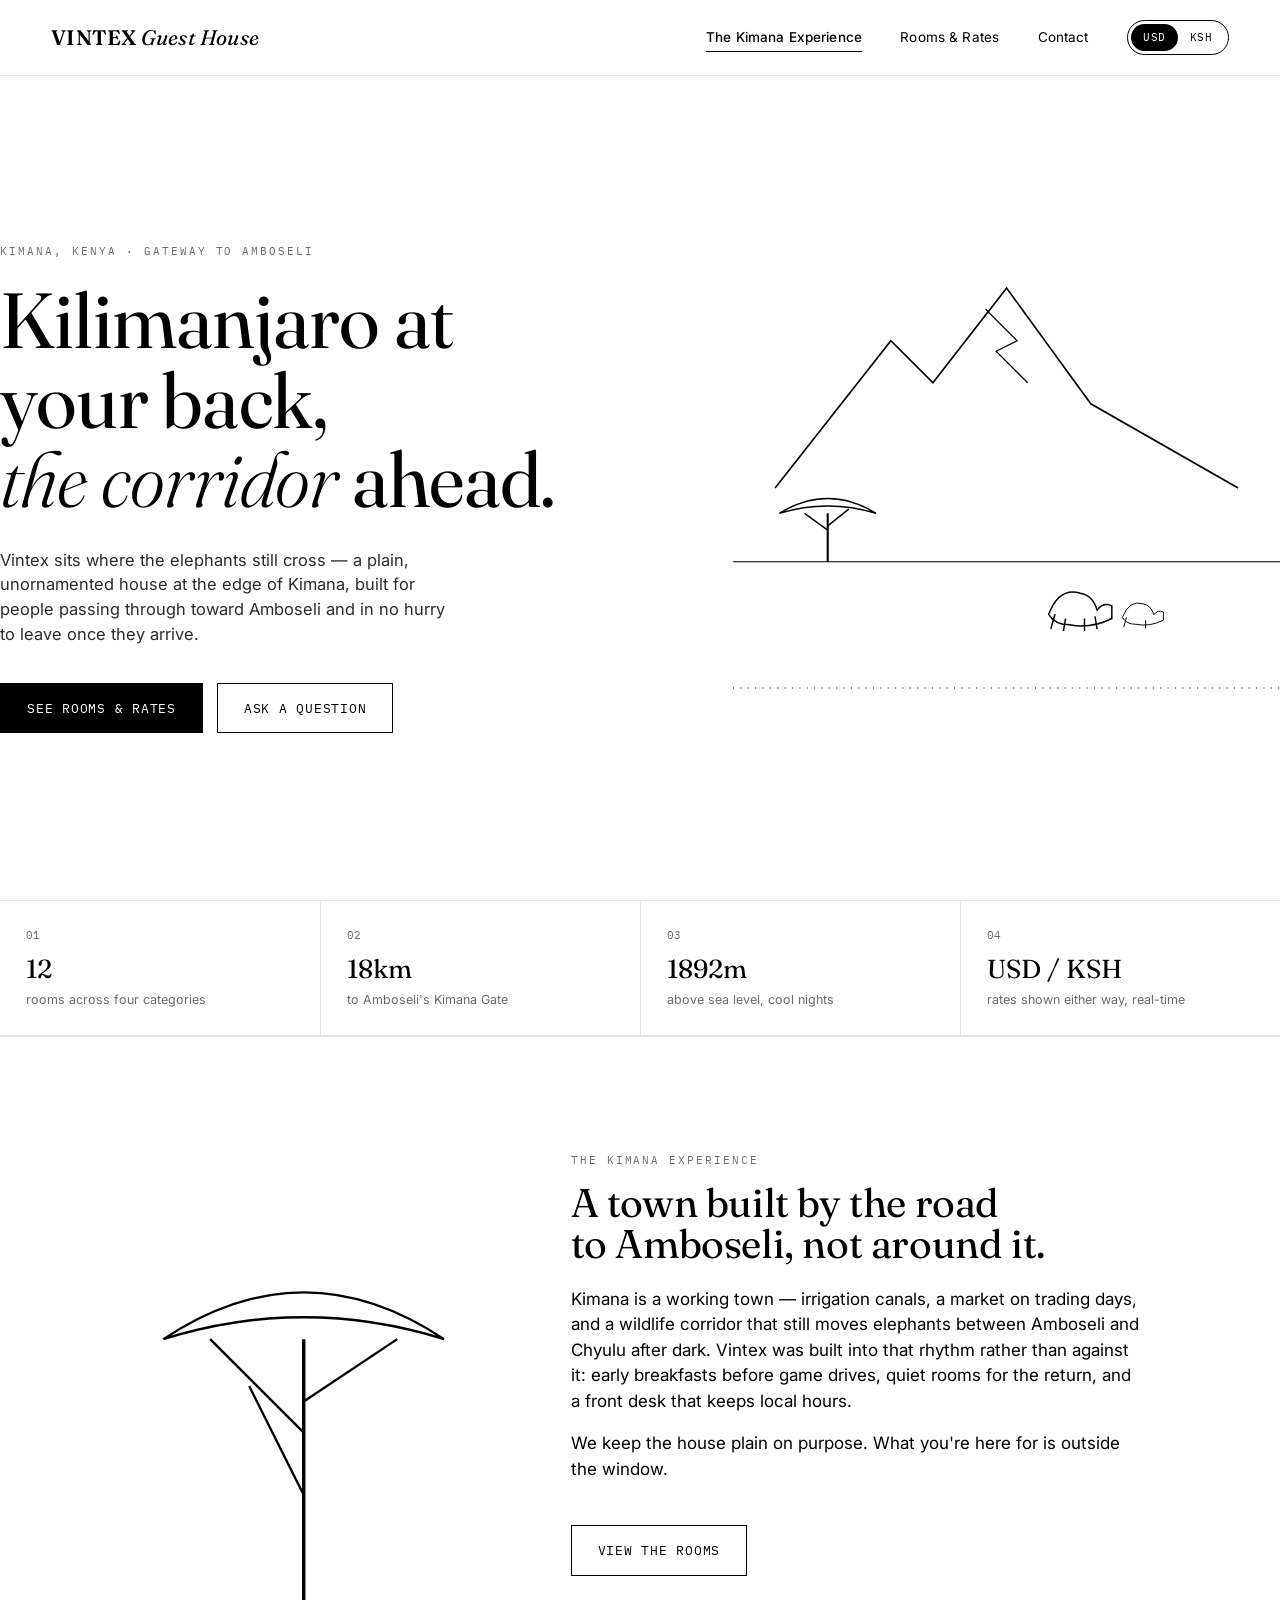
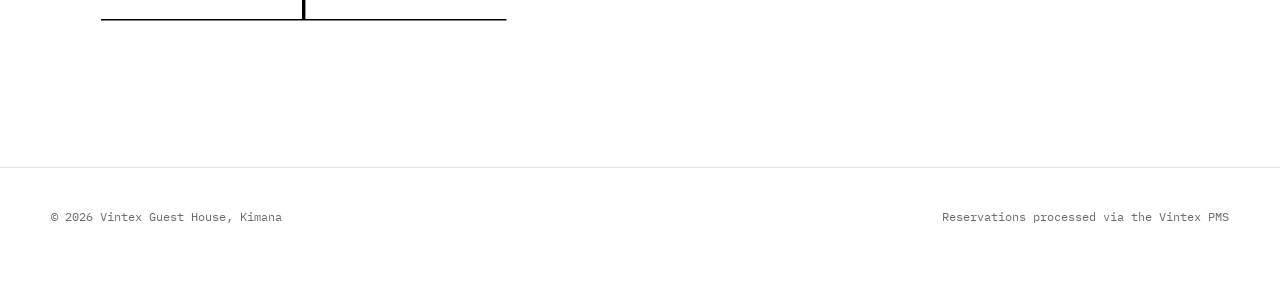
<file: index.html>
<!DOCTYPE html>
<html lang="en">
<head>
<meta charset="UTF-8" />
<meta name="viewport" content="width=device-width, initial-scale=1.0" />
<title>Vintex Guest House — The Kimana Experience</title>
<meta name="description" content="Vintex Guest House in Kimana, gateway to Amboseli — the corridor between Kilimanjaro and the plain the elephants still walk." />
<link rel="stylesheet" href="styles.css" />
</head>
<body>

<header id="site-nav"></header>

<main>
  <section class="hero">
    <div class="hero__copy">
      <div class="eyebrow fade-up">Kimana, Kenya &middot; Gateway to Amboseli</div>
      <h1 class="h-display hero__title fade-up" style="animation-delay:.05s">
        Kilimanjaro at your back,<br /><em>the corridor</em> ahead.
      </h1>
      <p class="hero__sub fade-up" style="animation-delay:.1s">
        Vintex sits where the elephants still cross — a plain, unornamented house
        at the edge of Kimana, built for people passing through toward Amboseli
        and in no hurry to leave once they arrive.
      </p>
      <div class="hero__ctas fade-up" style="animation-delay:.15s">
        <a href="room.html" class="btn" data-transition-link>See Rooms &amp; Rates</a>
        <a href="contact.html" class="btn btn--ghost" data-transition-link>Ask a Question</a>
      </div>
    </div>

    <div class="hero__art fade-up" style="animation-delay:.1s">
      <svg viewBox="0 0 520 460" fill="none" xmlns="http://www.w3.org/2000/svg" role="img" aria-label="Line illustration of Kilimanjaro over the Kimana plain with an acacia tree and elephant corridor">
        <!-- Kilimanjaro silhouette -->
        <path d="M40 230 L150 90 L190 130 L260 40 L340 150 L480 230" stroke="black" stroke-width="1.6" fill="none" />
        <path d="M240 60 L270 90 L250 100 L280 130" stroke="black" stroke-width="1.2" fill="none" />
        <!-- plain -->
        <line x1="0" y1="300" x2="520" y2="300" stroke="black" stroke-width="1" />
        <!-- acacia -->
        <g transform="translate(90,300)">
          <line x1="0" y1="0" x2="0" y2="-46" stroke="black" stroke-width="2" />
          <path d="M-46 -46 Q0 -74 46 -46 Q0 -60 -46 -46 Z" stroke="black" stroke-width="1.4" fill="none" />
          <line x1="0" y1="-30" x2="-22" y2="-46" stroke="black" stroke-width="1.4" />
          <line x1="0" y1="-34" x2="20" y2="-50" stroke="black" stroke-width="1.4" />
        </g>
        <!-- elephant corridor, line-art -->
        <g transform="translate(300,330)">
          <path d="M0 20 Q10 -6 30 0 Q42 2 46 16 Q52 8 60 12 L60 24 Q40 34 20 30 Q6 30 0 20 Z" stroke="black" stroke-width="1.4" fill="none"/>
          <line x1="6" y1="20" x2="2" y2="34" stroke="black" stroke-width="1.4" />
          <line x1="16" y1="24" x2="14" y2="36" stroke="black" stroke-width="1.4" />
          <line x1="34" y1="24" x2="34" y2="36" stroke="black" stroke-width="1.4" />
          <line x1="44" y1="22" x2="46" y2="34" stroke="black" stroke-width="1.4" />
        </g>
        <g transform="translate(370,340) scale(.65)">
          <path d="M0 20 Q10 -6 30 0 Q42 2 46 16 Q52 8 60 12 L60 24 Q40 34 20 30 Q6 30 0 20 Z" stroke="black" stroke-width="1.4" fill="none"/>
          <line x1="6" y1="20" x2="2" y2="34" stroke="black" stroke-width="1.4" />
          <line x1="34" y1="24" x2="34" y2="36" stroke="black" stroke-width="1.4" />
        </g>
        <line x1="0" y1="420" x2="520" y2="420" stroke="black" stroke-width="1" stroke-dasharray="1 6" />
      </svg>
    </div>
  </section>

  <div class="facts">
    <div class="facts__item fade-up">
      <div class="facts__num">01</div>
      <div class="facts__val">12</div>
      <div class="facts__label">rooms across four categories</div>
    </div>
    <div class="facts__item fade-up">
      <div class="facts__num">02</div>
      <div class="facts__val">18km</div>
      <div class="facts__label">to Amboseli's Kimana Gate</div>
    </div>
    <div class="facts__item fade-up">
      <div class="facts__num">03</div>
      <div class="facts__val">1892m</div>
      <div class="facts__label">above sea level, cool nights</div>
    </div>
    <div class="facts__item fade-up">
      <div class="facts__num">04</div>
      <div class="facts__val">USD / KSH</div>
      <div class="facts__label">rates shown either way, real-time</div>
    </div>
  </div>

  <section class="section section--bordered">
    <div class="container editorial">
      <div class="editorial__figure fade-up">
        <svg viewBox="0 0 260 320" fill="none" xmlns="http://www.w3.org/2000/svg" role="img" aria-label="Line illustration of an acacia tree over the Kimana corridor">
          <line x1="130" y1="300" x2="130" y2="120" stroke="black" stroke-width="2.2" />
          <path d="M40 120 Q130 60 220 120 Q130 92 40 120 Z" stroke="black" stroke-width="1.5" fill="none" />
          <line x1="130" y1="180" x2="70" y2="120" stroke="black" stroke-width="1.5" />
          <line x1="130" y1="160" x2="190" y2="120" stroke="black" stroke-width="1.5" />
          <line x1="130" y1="220" x2="95" y2="150" stroke="black" stroke-width="1.5" />
          <line x1="0" y1="300" x2="260" y2="300" stroke="black" stroke-width="1" />
        </svg>
      </div>
      <div class="editorial__text">
        <div class="eyebrow fade-up">The Kimana Experience</div>
        <h2 class="h-display fade-up" style="font-size:clamp(28px,3.4vw,40px); margin-top:14px;">
          A town built by the road<br/>to Amboseli, not around it.
        </h2>
        <p class="fade-up" style="margin-top:22px;">
          Kimana is a working town — irrigation canals, a market on trading
          days, and a wildlife corridor that still moves elephants between
          Amboseli and Chyulu after dark. Vintex was built into that rhythm
          rather than against it: early breakfasts before game drives, quiet
          rooms for the return, and a front desk that keeps local hours.
        </p>
        <p class="fade-up" style="margin-top:16px;">
          We keep the house plain on purpose. What you're here for is
          outside the window.
        </p>
        <a href="room.html" class="btn btn--ghost fade-up" style="margin-top:26px;" data-transition-link>View the Rooms</a>
      </div>
    </div>
  </section>
</main>

<footer class="footer">
  <span>&copy; 2026 Vintex Guest House, Kimana</span>
  <span>Reservations processed via the Vintex PMS</span>
</footer>

<script src="main.js"></script>
<script>
  Vintex.init('index.html');
</script>
</body>
</html>
</file>
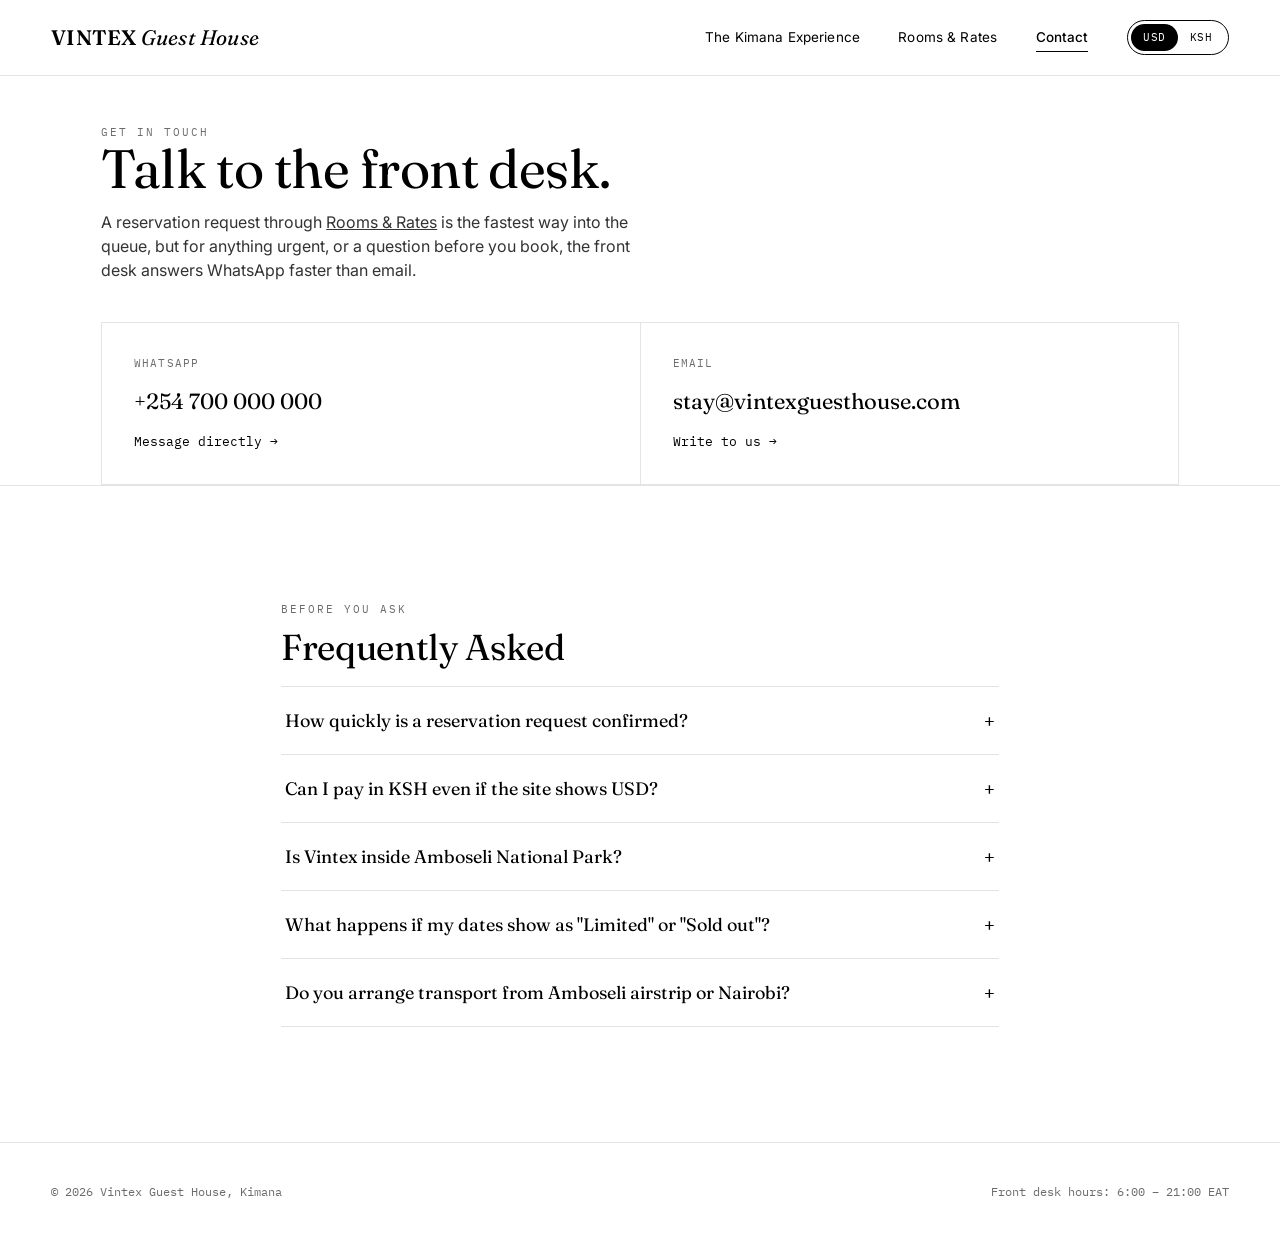
<file: contact.html>
<!DOCTYPE html>
<html lang="en">
<head>
<meta charset="UTF-8" />
<meta name="viewport" content="width=device-width, initial-scale=1.0" />
<title>Contact — Vintex Guest House</title>
<meta name="description" content="Reach Vintex Guest House in Kimana directly by WhatsApp or email, or read answers to common questions about reservations, rates, and arrival." />
<link rel="stylesheet" href="styles.css" />
</head>
<body>

<header id="site-nav"></header>

<main>
  <section class="container" style="padding-top:48px;">
    <div class="eyebrow fade-up">Get in Touch</div>
    <h1 class="h-display contact-hero__title fade-up" style="animation-delay:.05s">Talk to the front desk.</h1>
    <p class="fade-up" style="animation-delay:.1s; max-width:56ch; color:#333; margin-top:14px;">
      A reservation request through <a href="room.html" data-transition-link>Rooms &amp; Rates</a> is the
      fastest way into the queue, but for anything urgent, or a question before
      you book, the front desk answers WhatsApp faster than email.
    </p>

    <div class="channels fade-up" style="animation-delay:.15s;">
      <a class="channel" href="https://wa.me/254700000000?text=Hello%20Vintex%2C%20I%27d%20like%20to%20ask%20about%20a%20room." target="_blank" rel="noopener">
        <span class="channel__label">WhatsApp</span>
        <span class="channel__value">+254 700 000 000</span>
        <span class="channel__arrow">Message directly &rarr;</span>
      </a>
      <a class="channel" href="mailto:stay@vintexguesthouse.com?subject=Reservation%20Enquiry">
        <span class="channel__label">Email</span>
        <span class="channel__value">stay@vintexguesthouse.com</span>
        <span class="channel__arrow">Write to us &rarr;</span>
      </a>
    </div>
  </section>

  <section class="section section--bordered">
    <div class="container" style="max-width:820px;">
      <div class="eyebrow fade-up">Before You Ask</div>
      <h2 class="h-display fade-up" style="font-size:clamp(26px,3vw,36px); margin-top:12px;">Frequently Asked</h2>

      <div class="faq" id="faqList"><!-- rendered below --></div>
    </div>
  </section>
</main>

<footer class="footer">
  <span>&copy; 2026 Vintex Guest House, Kimana</span>
  <span>Front desk hours: 6:00 &ndash; 21:00 EAT</span>
</footer>

<script src="main.js"></script>
<script>
  Vintex.init('contact.html');

  const FAQS = [
    {
      q: 'How quickly is a reservation request confirmed?',
      a: 'Requests submitted through Rooms & Rates enter the Vintex staff queue immediately and are usually confirmed by email within one business day. Nothing is charged until confirmation.',
    },
    {
      q: 'Can I pay in KSH even if the site shows USD?',
      a: 'Yes. The currency toggle in the navigation only changes what you see — settlement can be arranged in either currency once your stay is confirmed.',
    },
    {
      q: 'Is Vintex inside Amboseli National Park?',
      a: 'No. Vintex is in Kimana town, outside the park boundary, about a twenty-minute drive from the Kimana Gate entrance to Amboseli.',
    },
    {
      q: 'What happens if my dates show as "Limited" or "Sold out"?',
      a: 'Those labels reflect live inventory. A room marked "Limited" can still be requested; "Sold out" rooms are closed for booking until the front desk reopens that category.',
    },
    {
      q: 'Do you arrange transport from Amboseli airstrip or Nairobi?',
      a: 'We can arrange a transfer on request — message the front desk on WhatsApp with your arrival details and we\u2019ll quote a fare before you book it.',
    },
  ];

  function renderFaq() {
    const mount = document.getElementById('faqList');
    mount.innerHTML = FAQS.map((item, i) => `
      <div class="faq-item" data-index="${i}">
        <button class="faq-item__q" aria-expanded="false" aria-controls="faq-a-${i}">
          <span>${item.q}</span>
          <span class="faq-item__icon">+</span>
        </button>
        <div class="faq-item__a" id="faq-a-${i}">
          <p>${item.a}</p>
        </div>
      </div>
    `).join('');

    mount.querySelectorAll('.faq-item__q').forEach((btn) => {
      btn.addEventListener('click', () => {
        const item = btn.closest('.faq-item');
        const answer = item.querySelector('.faq-item__a');
        const isOpen = item.classList.contains('is-open');

        // accordion behaviour: close any other open item
        mount.querySelectorAll('.faq-item.is-open').forEach((openItem) => {
          if (openItem !== item) {
            openItem.classList.remove('is-open');
            openItem.querySelector('.faq-item__a').style.maxHeight = null;
            openItem.querySelector('.faq-item__q').setAttribute('aria-expanded', 'false');
          }
        });

        if (isOpen) {
          item.classList.remove('is-open');
          answer.style.maxHeight = null;
          btn.setAttribute('aria-expanded', 'false');
        } else {
          item.classList.add('is-open');
          answer.style.maxHeight = `${answer.scrollHeight}px`;
          btn.setAttribute('aria-expanded', 'true');
        }
      });
    });
  }

  renderFaq();
</script>
</body>
</html>
</file>
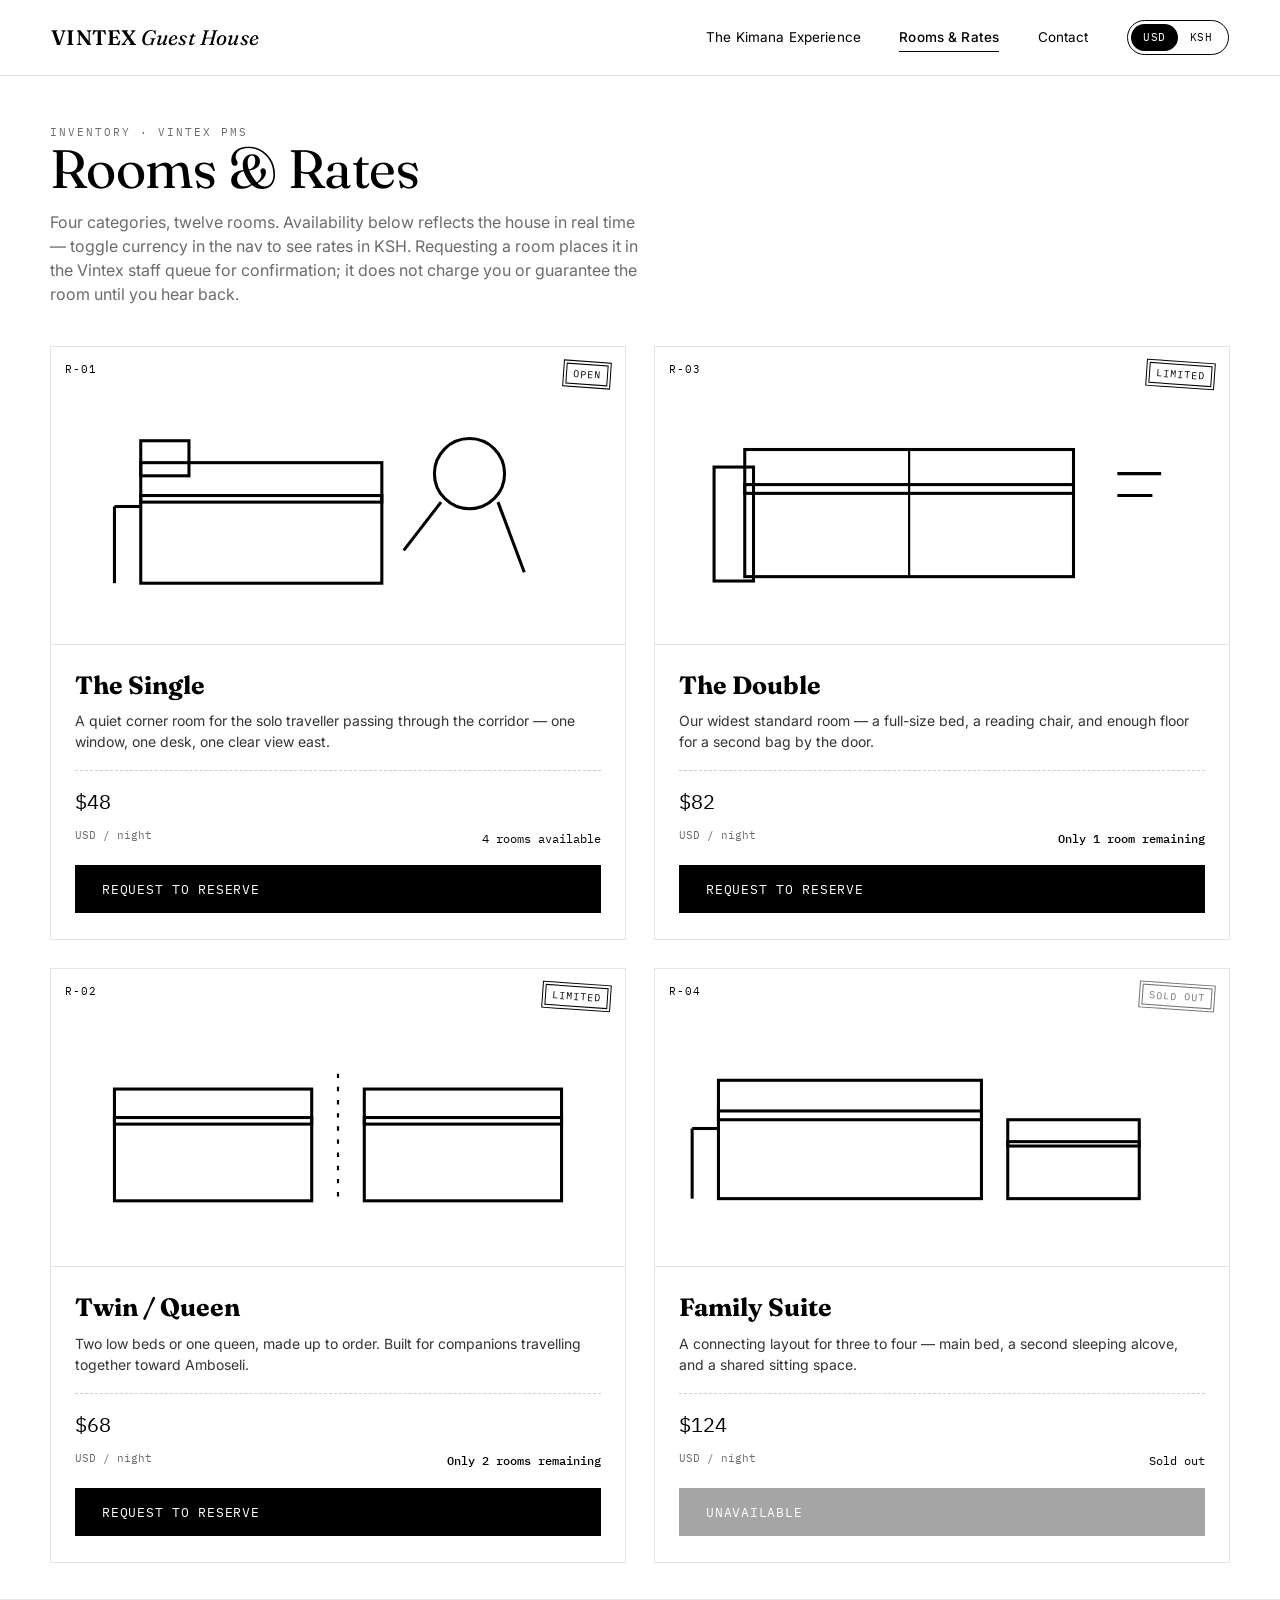
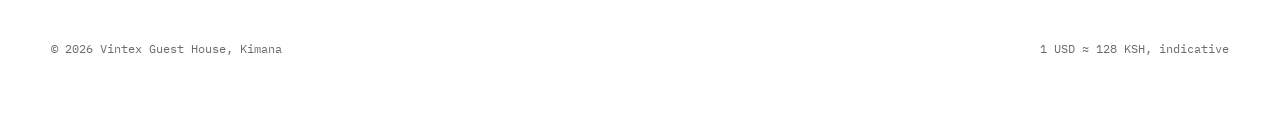
<file: room.html>
<!DOCTYPE html>
<html lang="en">
<head>
<meta charset="UTF-8" />
<meta name="viewport" content="width=device-width, initial-scale=1.0" />
<title>Rooms &amp; Rates — Vintex Guest House</title>
<meta name="description" content="Browse Single, Twin/Queen, Double, and Family rooms at Vintex Guest House in Kimana. Live USD/KSH pricing and real-time availability." />
<link rel="stylesheet" href="styles.css" />
</head>
<body>

<header id="site-nav"></header>

<main>
  <section class="container room-hero">
    <div class="eyebrow fade-up">Inventory &middot; Vintex PMS</div>
    <h1 class="h-display room-hero__title fade-up" style="animation-delay:.05s">Rooms &amp; Rates</h1>
    <p class="room-hero__sub fade-up" style="animation-delay:.1s">
      Four categories, twelve rooms. Availability below reflects the house
      in real time — toggle currency in the nav to see rates in KSH.
      Requesting a room places it in the Vintex staff queue for confirmation;
      it does not charge you or guarantee the room until you hear back.
    </p>

    <div class="masonry" id="roomGrid"><!-- rendered by room.js --></div>
  </section>
</main>

<footer class="footer">
  <span>&copy; 2026 Vintex Guest House, Kimana</span>
  <span>1 USD &asymp; 128 KSH, indicative</span>
</footer>

<script src="main.js"></script>
<script src="room.js"></script>
<script>
  Vintex.init('room.html');
  RoomController.renderGrid('roomGrid');
</script>
</body>
</html>
</file>
<file: styles.css>
/* ==========================================================================
   VINTEX GUEST HOUSE — Design System
   Palette: absolute monochrome. bg #FFFFFF / fg #000000, hairline grays only.
   Type:    --font-display ("Niccone" system) = Fraunces, an editorial serif
            with dramatic optical contrast, used sparingly for the thesis
            moments (hero line, room names, ticket headers).
            --font-body  = Inter, a quiet grotesk that carries copy.
            --font-mono  = IBM Plex Mono, used ONLY for system data — room
            codes, prices, stock counts, reference numbers — so the guest
            can always tell "what the PMS generated" from "what a person
            wrote". That distinction is the site's structural device.
   Signature: the reservation is drawn as a physical ticket/ledger stub —
            perforated rule, corner stamps — because underneath this guest
            page is literally a queue a human staff member will process.
   ========================================================================== */

@import url('https://fonts.googleapis.com/css2?family=Fraunces:ital,opsz,wght@0,9..144,300;0,9..144,400;0,9..144,600;1,9..144,400&family=Inter:wght@400;500;600&family=IBM+Plex+Mono:wght@400;500&display=swap');

:root {
  --bg: #ffffff;
  --fg: #000000;
  --line: #e4e4e4;
  --line-mid: #cccccc;
  --line-strong: #000000;
  --gray-soft: #6b6b6b;

  --font-display: 'Fraunces', Georgia, serif;
  --font-body: 'Inter', -apple-system, BlinkMacSystemFont, sans-serif;
  --font-mono: 'IBM Plex Mono', ui-monospace, monospace;

  --nav-h: 76px;
  --ease: cubic-bezier(.65,0,.35,1);
}

* { box-sizing: border-box; }
html { scroll-behavior: smooth; }

body {
  margin: 0;
  background: var(--bg);
  color: var(--fg);
  font-family: var(--font-body);
  font-size: 16px;
  line-height: 1.5;
  -webkit-font-smoothing: antialiased;
  opacity: 1;
  transition: opacity .28s var(--ease);
}
body.page-leaving { opacity: 0; }

a { color: inherit; }
img, svg { display: block; max-width: 100%; }

:focus-visible {
  outline: 2px solid var(--fg);
  outline-offset: 3px;
}

.eyebrow {
  font-family: var(--font-mono);
  font-size: 11px;
  letter-spacing: .18em;
  text-transform: uppercase;
  color: var(--gray-soft);
}

/* ---------------------------------------------------------------------- */
/* NAV — injected by main.js into <header id="site-nav">                   */
/* ---------------------------------------------------------------------- */
.nav {
  position: fixed;
  top: 0; left: 0; right: 0;
  height: var(--nav-h);
  display: flex;
  align-items: center;
  justify-content: space-between;
  padding: 0 clamp(20px, 4vw, 56px);
  background: rgba(255,255,255,.92);
  backdrop-filter: blur(6px);
  border-bottom: 1px solid var(--line);
  z-index: 500;
}
.nav__mark {
  font-family: var(--font-display);
  font-weight: 600;
  font-size: 21px;
  letter-spacing: .01em;
  text-decoration: none;
}
.nav__mark span { font-style: italic; font-weight: 400; }

.nav__links {
  display: flex;
  align-items: center;
  gap: clamp(16px, 3vw, 40px);
}
.nav__link {
  font-size: 13.5px;
  text-decoration: none;
  letter-spacing: .01em;
  position: relative;
  padding: 4px 0;
}
.nav__link::after {
  content: '';
  position: absolute; left: 0; right: 100%; bottom: 0;
  height: 1px; background: var(--fg);
  transition: right .25s var(--ease);
}
.nav__link:hover::after, .nav__link.is-active::after { right: 0; }
.nav__link.is-active { font-weight: 500; }

/* Currency toggle — a two-state pill switch */
.currency-toggle {
  display: flex;
  align-items: center;
  border: 1px solid var(--fg);
  border-radius: 999px;
  padding: 3px;
  font-family: var(--font-mono);
  font-size: 11px;
  letter-spacing: .06em;
  cursor: pointer;
  background: var(--bg);
  user-select: none;
}
.currency-toggle__opt {
  padding: 5px 12px;
  border-radius: 999px;
  transition: background .2s var(--ease), color .2s var(--ease);
}
.currency-toggle__opt.is-active {
  background: var(--fg);
  color: var(--bg);
}

.nav__burger { display: none; }

@media (max-width: 720px) {
  .nav__links { display: none; }
  .nav.is-mobile-open .nav__links {
    display: flex;
    position: fixed;
    top: var(--nav-h); left: 0; right: 0;
    background: var(--bg);
    border-bottom: 1px solid var(--line);
    flex-direction: column;
    align-items: flex-start;
    gap: 22px;
    padding: 28px 24px 32px;
  }
  .nav__burger {
    display: flex;
    flex-direction: column;
    gap: 5px;
    background: none;
    border: none;
    cursor: pointer;
    padding: 6px;
  }
  .nav__burger span {
    width: 22px; height: 1px; background: var(--fg); display: block;
  }
}

/* ---------------------------------------------------------------------- */
/* SHARED LAYOUT                                                          */
/* ---------------------------------------------------------------------- */
main { padding-top: var(--nav-h); }
.container { max-width: 1180px; margin: 0 auto; padding: 0 clamp(20px, 4vw, 56px); }

.section { padding: clamp(56px, 9vw, 120px) 0; }
.section--bordered { border-top: 1px solid var(--line); }

.h-display {
  font-family: var(--font-display);
  font-weight: 400;
  line-height: 1.02;
  letter-spacing: -.01em;
  margin: 0;
}

.footer {
  border-top: 1px solid var(--line);
  padding: 40px clamp(20px,4vw,56px) 60px;
  font-family: var(--font-mono);
  font-size: 11.5px;
  color: var(--gray-soft);
  display: flex;
  justify-content: space-between;
  flex-wrap: wrap;
  gap: 12px;
}

.btn {
  display: inline-flex;
  align-items: center;
  gap: 10px;
  font-family: var(--font-mono);
  font-size: 12.5px;
  letter-spacing: .06em;
  text-transform: uppercase;
  text-decoration: none;
  border: 1px solid var(--fg);
  background: var(--fg);
  color: var(--bg);
  padding: 15px 26px;
  cursor: pointer;
  transition: background .2s var(--ease), color .2s var(--ease);
}
.btn:hover { background: var(--bg); color: var(--fg); }
.btn--ghost { background: var(--bg); color: var(--fg); }
.btn--ghost:hover { background: var(--fg); color: var(--bg); }
.btn:disabled { opacity: .35; cursor: not-allowed; }
.btn:disabled:hover { background: var(--fg); color: var(--bg); }

/* ---------------------------------------------------------------------- */
/* INDEX — hero                                                           */
/* ---------------------------------------------------------------------- */
.hero {
  min-height: calc(100svh - var(--nav-h));
  display: grid;
  grid-template-columns: 1.1fr .9fr;
  align-items: center;
  gap: clamp(24px, 5vw, 64px);
  padding: clamp(40px, 6vw, 0) clamp(20px, 4vw, 56px);
}
.hero__copy { max-width: 560px; }
.hero .eyebrow { margin-bottom: 22px; }
.hero__title {
  font-size: clamp(40px, 6.4vw, 78px);
}
.hero__title em {
  font-style: italic;
  font-weight: 300;
}
.hero__sub {
  margin: 28px 0 36px;
  font-size: 16.5px;
  color: #2b2b2b;
  max-width: 46ch;
}
.hero__art { position: relative; }
.hero__art svg { width: 100%; height: auto; }

.hero__ctas { display: flex; gap: 14px; flex-wrap: wrap; }

@media (max-width: 860px) {
  .hero { grid-template-columns: 1fr; padding-top: 32px; }
  .hero__art { order: -1; }
}

/* Strip of numbered facts under hero */
.facts {
  display: grid;
  grid-template-columns: repeat(4, 1fr);
  border-top: 1px solid var(--line);
  border-bottom: 1px solid var(--line);
}
.facts__item {
  padding: 26px clamp(16px, 2vw, 28px);
  border-left: 1px solid var(--line);
}
.facts__item:first-child { border-left: none; }
.facts__num { font-family: var(--font-mono); font-size: 11px; color: var(--gray-soft); }
.facts__val { font-family: var(--font-display); font-size: 26px; margin-top: 6px; }
.facts__label { font-size: 12.5px; color: var(--gray-soft); margin-top: 2px; }

@media (max-width: 720px) {
  .facts { grid-template-columns: repeat(2, 1fr); }
  .facts__item:nth-child(3) { border-left: none; }
}

/* Kimana editorial block */
.editorial {
  display: grid;
  grid-template-columns: .8fr 1.2fr;
  gap: clamp(24px, 5vw, 72px);
}
.editorial__figure svg { width: 100%; }
.editorial__text p { font-size: 17px; max-width: 52ch; }
@media (max-width: 860px) { .editorial { grid-template-columns: 1fr; } }

/* ---------------------------------------------------------------------- */
/* ROOM.HTML — masonry grid of category cards                            */
/* ---------------------------------------------------------------------- */
.room-hero {
  padding: 48px 0 8px;
}
.room-hero__title { font-size: clamp(34px, 5vw, 54px); }
.room-hero__sub { color: var(--gray-soft); max-width: 60ch; margin-top: 14px; }

.masonry {
  columns: 2 320px;
  column-gap: 28px;
  margin-top: 40px;
}
@media (max-width: 720px) { .masonry { columns: 1; } }

.room-card {
  break-inside: avoid;
  margin-bottom: 28px;
  border: 1px solid var(--line);
  position: relative;
  background: var(--bg);
  transition: border-color .2s var(--ease);
}
.room-card:hover { border-color: var(--fg); }

.room-card__art {
  border-bottom: 1px solid var(--line);
  padding: 28px 24px 6px;
  position: relative;
}
.room-card__code {
  position: absolute;
  top: 14px; left: 14px;
  font-family: var(--font-mono);
  font-size: 11px;
  letter-spacing: .08em;
}

/* Stamp badge — the signature "ledger" motif for availability */
.stamp {
  position: absolute;
  top: 14px; right: 14px;
  font-family: var(--font-mono);
  font-size: 10px;
  letter-spacing: .1em;
  text-transform: uppercase;
  border: 1.5px solid var(--fg);
  padding: 5px 9px;
  transform: rotate(4deg);
}
.stamp::before {
  content: '';
  position: absolute; inset: 2px;
  border: 1px solid var(--fg);
}
.stamp--soldout { opacity: .55; }

.room-card__body { padding: 22px 24px 26px; }
.room-card__name { font-family: var(--font-display); font-size: 25px; margin: 0 0 6px; }
.room-card__desc { font-size: 14px; color: #333; margin: 0 0 18px; }

.room-card__meta {
  display: flex;
  justify-content: space-between;
  align-items: flex-end;
  border-top: 1px dashed var(--line-mid);
  padding-top: 16px;
}
.room-card__price { font-family: var(--font-mono); font-size: 20px; }
.room-card__price small { font-size: 11px; color: var(--gray-soft); font-weight: 400; }
.room-card__avail { font-family: var(--font-mono); font-size: 11.5px; text-align: right; }
.room-card__avail.is-low { font-weight: 500; }

.room-card__cta {
  width: 100%;
  margin-top: 18px;
}

/* ---------------------------------------------------------------------- */
/* RESERVATION MODAL — slide-in ticket panel                              */
/* ---------------------------------------------------------------------- */
.scrim {
  position: fixed; inset: 0;
  background: rgba(0,0,0,.4);
  opacity: 0;
  pointer-events: none;
  transition: opacity .35s var(--ease);
  z-index: 800;
}
.scrim.is-open { opacity: 1; pointer-events: auto; }

.modal {
  position: fixed;
  top: 0; right: -100%;
  width: min(440px, 100vw);
  height: 100%;
  background: var(--bg);
  border-left: 1px solid var(--fg);
  z-index: 900;
  transition: right .45s var(--ease);
  display: flex;
  flex-direction: column;
  overflow-y: auto;
}
.modal.is-open { right: 0; }

.modal__header {
  padding: 22px 24px 18px;
  border-bottom: 1px solid var(--line);
  display: flex;
  justify-content: space-between;
  align-items: flex-start;
}
.modal__eyebrow { font-family: var(--font-mono); font-size: 10.5px; letter-spacing: .12em; color: var(--gray-soft); }
.modal__title { font-family: var(--font-display); font-size: 26px; margin: 4px 0 0; }
.modal__close {
  border: 1px solid var(--fg);
  background: none;
  width: 32px; height: 32px;
  cursor: pointer;
  font-size: 16px;
  line-height: 1;
  flex-shrink: 0;
}
.modal__close:hover { background: var(--fg); color: var(--bg); }

/* perforated ticket rule */
.ticket-rule {
  position: relative;
  height: 1px;
  margin: 0 24px;
  background: repeating-linear-gradient(90deg, var(--fg) 0 6px, transparent 6px 12px);
}
.ticket-rule::before, .ticket-rule::after {
  content: '';
  position: absolute; top: -7px;
  width: 14px; height: 14px;
  border-radius: 50%;
  background: var(--bg);
  border: 1px solid var(--line);
}
.ticket-rule::before { left: -31px; }
.ticket-rule::after { right: -31px; }

.modal__summary {
  padding: 18px 24px;
  display: flex;
  justify-content: space-between;
  font-family: var(--font-mono);
  font-size: 12.5px;
}
.modal__summary div:last-child { text-align: right; }
.modal__summary .k { color: var(--gray-soft); display: block; font-size: 10.5px; text-transform: uppercase; letter-spacing: .08em; margin-bottom: 4px; }

.modal__form { padding: 4px 24px 28px; display: flex; flex-direction: column; gap: 16px; flex: 1; }
.field { display: flex; flex-direction: column; gap: 7px; }
.field label { font-family: var(--font-mono); font-size: 11px; letter-spacing: .06em; text-transform: uppercase; color: var(--gray-soft); }
.field input, .field textarea, .field select {
  border: none;
  border-bottom: 1px solid var(--line-mid);
  padding: 9px 2px;
  font-family: var(--font-body);
  font-size: 15px;
  background: transparent;
  color: var(--fg);
}
.field input:focus, .field textarea:focus, .field select:focus {
  outline: none;
  border-bottom-color: var(--fg);
}
.field-row { display: flex; gap: 14px; }
.field-row .field { flex: 1; }
.field textarea { resize: vertical; min-height: 64px; font-family: var(--font-body); }

.modal__error {
  font-family: var(--font-mono);
  font-size: 12px;
  color: var(--fg);
  border-left: 2px solid var(--fg);
  padding-left: 10px;
  display: none;
}
.modal__error.is-visible { display: block; }

.modal__submit { margin-top: 4px; }

/* Confirmation state — queued ticket stub */
.modal__confirm {
  padding: 40px 28px;
  text-align: center;
  display: none;
}
.modal__confirm.is-visible { display: block; }
.modal__confirm .stamp {
  position: static;
  transform: rotate(-3deg);
  display: inline-block;
  margin-bottom: 22px;
}
.modal__confirm-ref {
  font-family: var(--font-mono);
  font-size: 22px;
  letter-spacing: .04em;
  margin: 10px 0 14px;
}
.modal__confirm-note { font-size: 14px; color: var(--gray-soft); max-width: 32ch; margin: 0 auto; }

/* ---------------------------------------------------------------------- */
/* CONTACT.HTML — FAQ accordion + channels                                */
/* ---------------------------------------------------------------------- */
.contact-hero__title { font-size: clamp(34px, 5vw, 54px); }

.channels {
  display: grid;
  grid-template-columns: repeat(2, 1fr);
  gap: 1px;
  background: var(--line);
  border: 1px solid var(--line);
  margin-top: 40px;
}
.channel {
  background: var(--bg);
  padding: 32px;
  text-decoration: none;
  display: flex;
  flex-direction: column;
  gap: 14px;
  transition: background .2s var(--ease);
}
.channel:hover { background: #fafafa; }
.channel__label { font-family: var(--font-mono); font-size: 11px; letter-spacing: .1em; text-transform: uppercase; color: var(--gray-soft); }
.channel__value { font-family: var(--font-display); font-size: 22px; }
.channel__arrow { font-family: var(--font-mono); font-size: 13px; }
@media (max-width: 600px) { .channels { grid-template-columns: 1fr; } }

.faq { margin-top: 20px; border-top: 1px solid var(--line); }
.faq-item { border-bottom: 1px solid var(--line); }
.faq-item__q {
  width: 100%;
  text-align: left;
  background: none;
  border: none;
  cursor: pointer;
  padding: 22px 4px;
  display: flex;
  justify-content: space-between;
  align-items: center;
  gap: 20px;
  font-family: var(--font-display);
  font-size: 18px;
  color: var(--fg);
}
.faq-item__icon {
  font-family: var(--font-mono);
  font-size: 18px;
  flex-shrink: 0;
  transition: transform .25s var(--ease);
}
.faq-item.is-open .faq-item__icon { transform: rotate(45deg); }
.faq-item__a {
  max-height: 0;
  overflow: hidden;
  transition: max-height .3s var(--ease);
}
.faq-item__a p {
  padding: 0 4px 22px;
  margin: 0;
  color: #333;
  max-width: 60ch;
  font-size: 15px;
}

/* fade-in on load */
.fade-up {
  animation: fadeUp .6s var(--ease) both;
}
@keyframes fadeUp {
  from { opacity: 0; transform: translateY(10px); }
  to { opacity: 1; transform: translateY(0); }
}

@media (prefers-reduced-motion: reduce) {
  *, *::before, *::after { animation-duration: .001ms !important; transition-duration: .001ms !important; }
}
</file>
